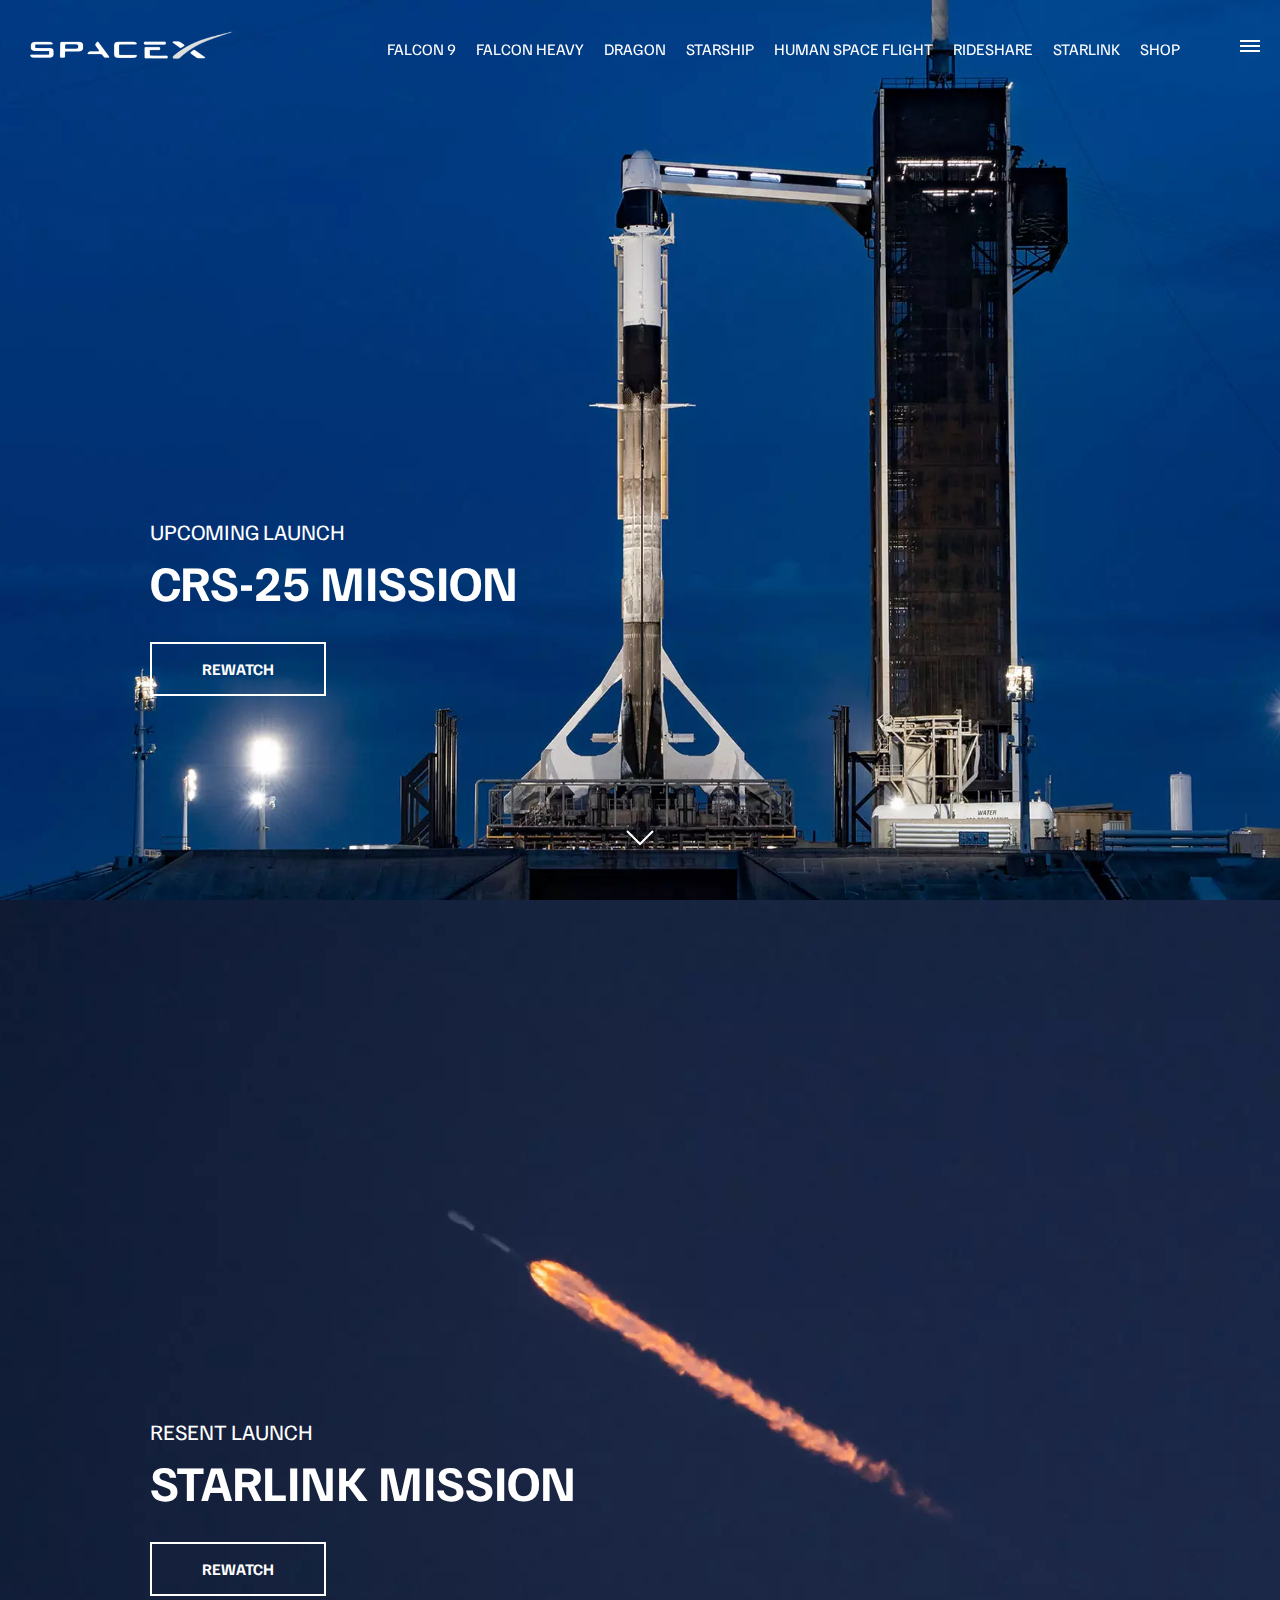
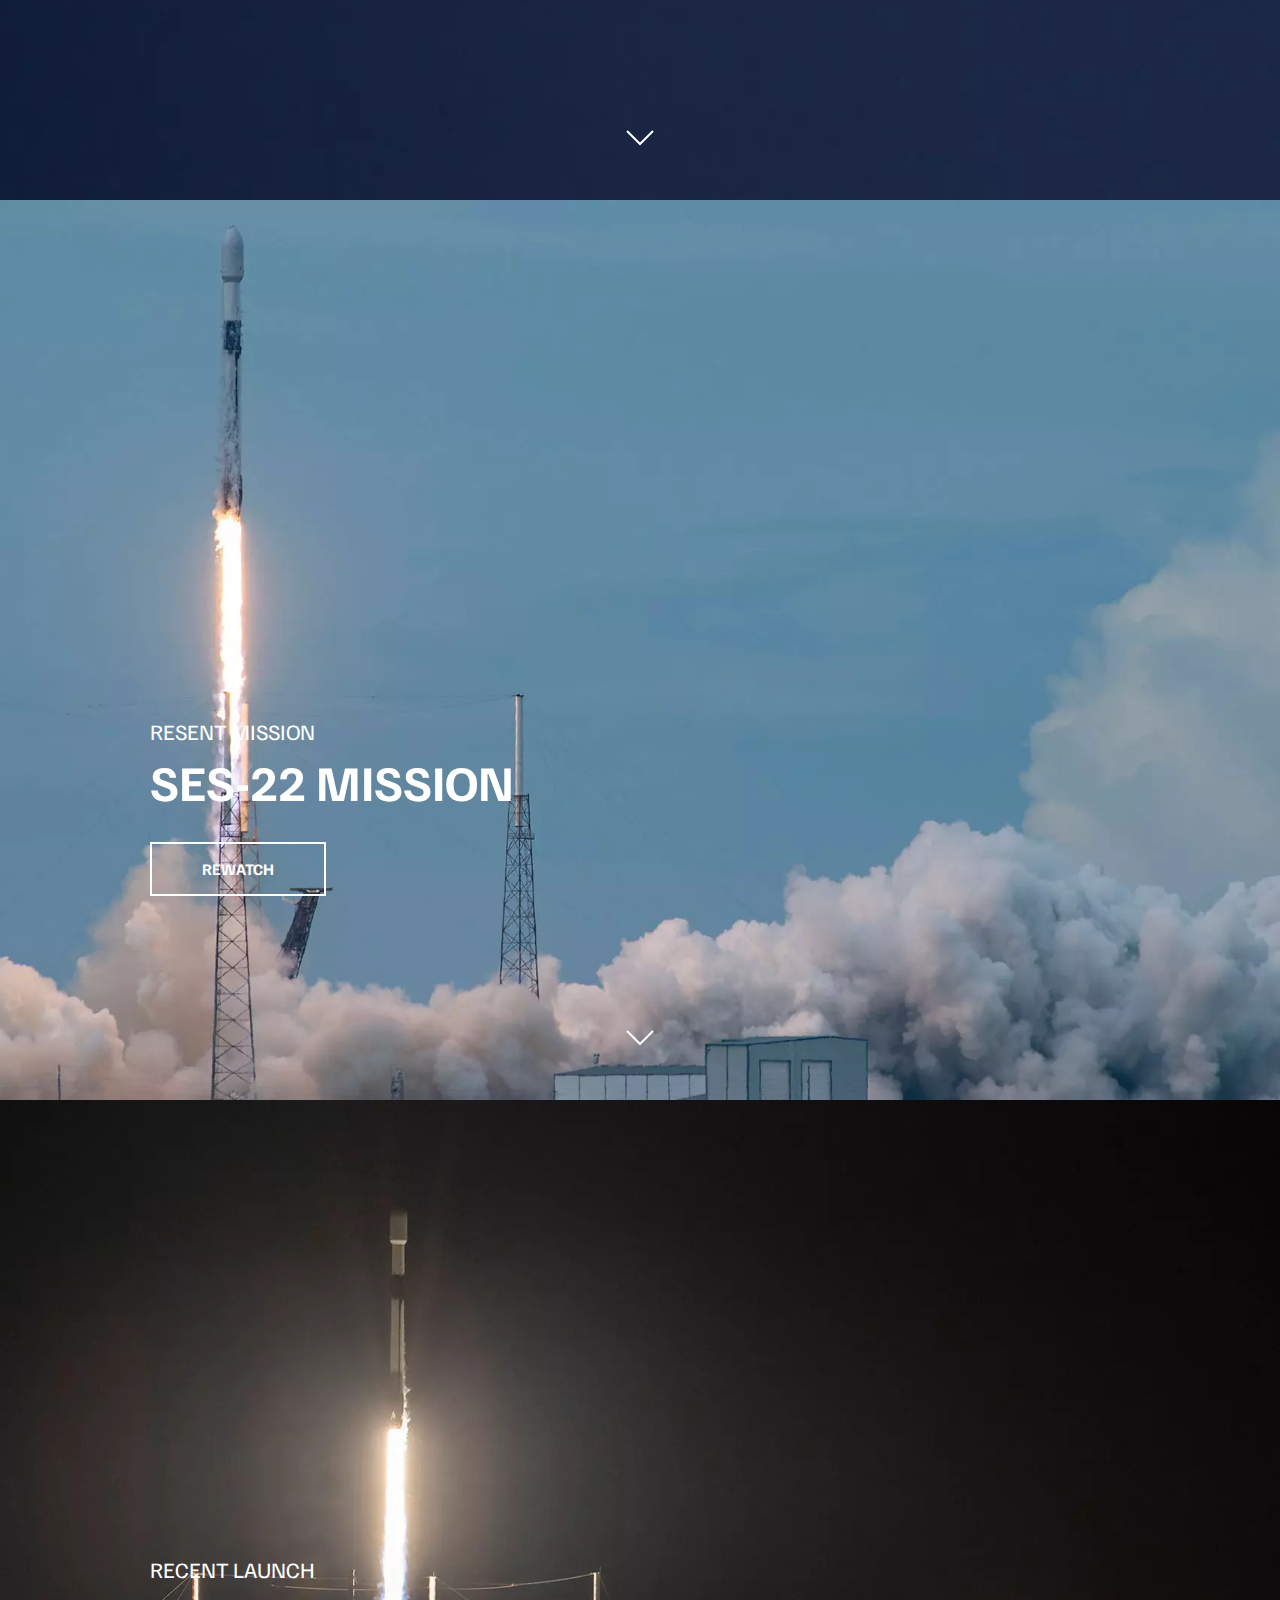
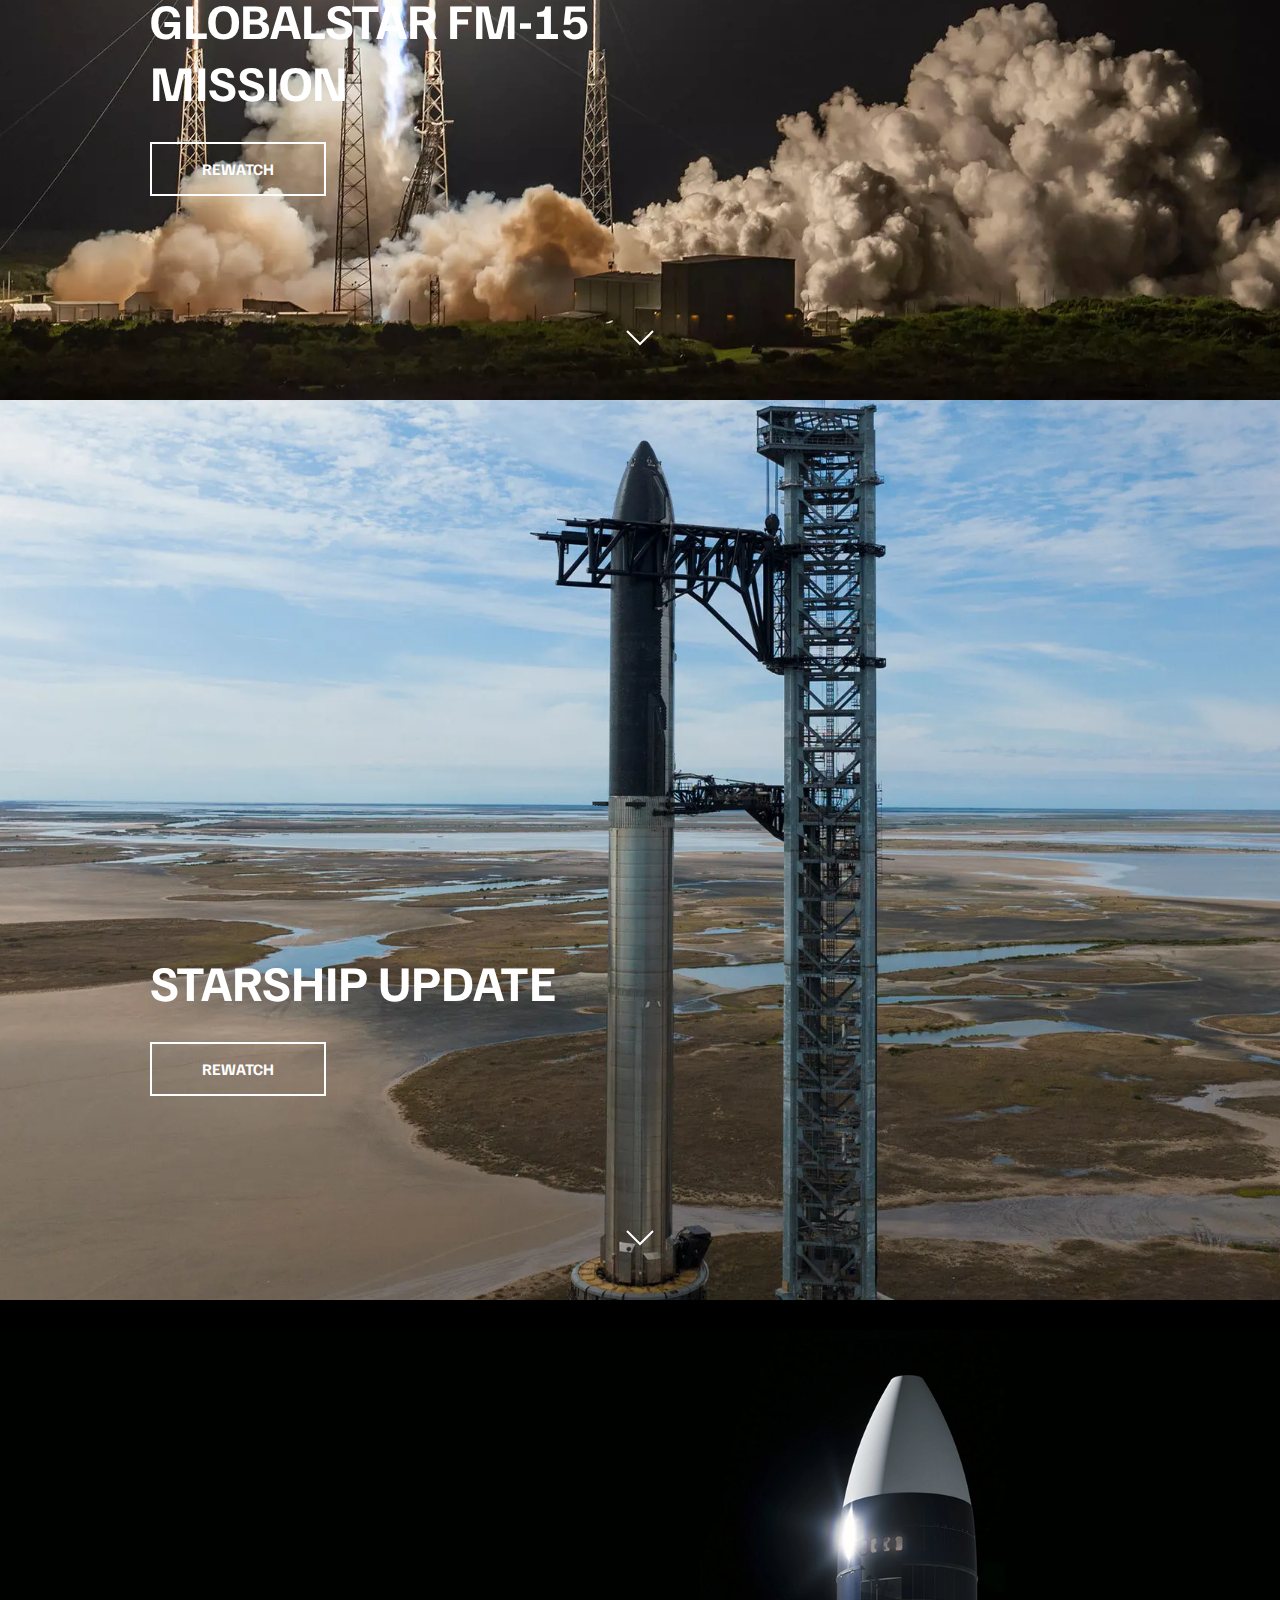
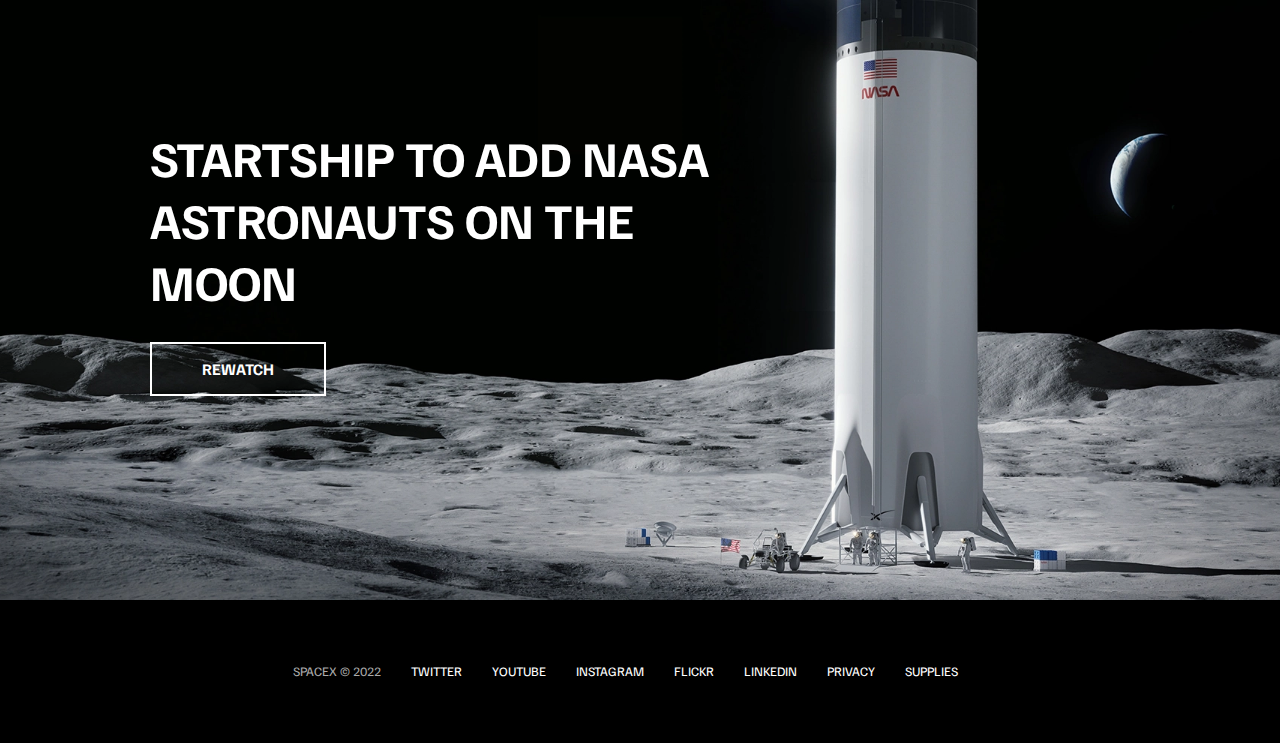
<file: index.html>
<!DOCTYPE html>
<html lang="en">

<head>
    <meta charset="UTF-8">
    <meta http-equiv="X-UA-Compatible" content="IE=edge">
    <meta name="viewport" content="width=device-width, initial-scale=1.0">
    <link rel="stylesheet" href="./style/style.css">
    <script src="./js/app.js" defer></script>
    <title>SpaceX Clone | Talal Abbasi</title>
</head>

<body>
    <div id="overlay"></div>
    <!-- The menu is different on small screens, the main navigation bar is moved inside the hamburger menu -->
    <div id="mobile-menu" class="mobile-main-menu">
        <ul>
            <li><a href="#">Mission</a></li>
            <li><a href="#">Launches</a></li>
            <li><a href="#">Careers</a></li>
            <li><a href="#">Updates</a></li>
            <li><a href="#">Shop</a></li>

            <!-- These are only shown in small screen -->
            <li class="mobile-only"><a href="falcon9.html">Falcon 9</a></li>
            <li class="mobile-only"><a href="falcon-heavy.html">Falcon Heavy</a></li>
            <li class="mobile-only"><a href="dragon.html">Dragon</a></li>
            <li class="mobile-only"><a href="#">Starship</a></li>
            <li class="mobile-only"><a href="#">Human Space Flight</a></li>
            <li class="mobile-only"><a href="#">Rideshare</a></li>
            <li class="mobile-only"><a href="#">Starlink</a></li>
        </ul>
    </div>
    <header class="main-header">
        <div class="logo">
            <a href="index.html">
                <img src="./images/logo.png" alt="SpaceX">
            </a>
        </div>
        <nav class="desktop-main-menu">
            <ul>
                <li><a href="falcon9.html">Falcon 9</a></li>
                <li><a href="falcon-heavy.html">Falcon Heavy</a></li>
                <li><a href="dragon.html">Dragon</a></li>
                <li><a href="#">Starship</a></li>
                <li><a href="#">Human Space Flight</a></li>
                <li><a href="#">Rideshare</a></li>
                <li><a href="#">Starlink</a></li>
                <li><a href="#">Shop </a></li>
            </ul>
        </nav>
    </header>

    <!-- Hamburger Menu -->
    <button id="menu-button" class="hamburger" type="button">
        <span class="hamburger-top"></span>
        <span class="hamburger-middle"></span>
        <span class="hamburger-bottom"></span>
    </button>

    <!-- Section A -->
    <section class="section-a">
        <div class="section-inner">
            <h4>Upcoming Launch</h4>
            <h2>CRS-25 Mission</h2>
            <a href="#" class="btn">
                <div class="hover"></div>
                <span>Rewatch</span>
            </a>
        </div>
        <div class="scroll-arrow">
            <svg width="30px" height="20px">
                <path stroke="#ffffff" fill="none" stroke-width="2px" d="M2.000,5.000 L15.000,18.000 L28.000,5.000 ">
                </path>
            </svg>
        </div>
    </section>

    <!-- Section B -->

    <section class="section-b">
        <div class="section-inner">
            <h4>Resent Launch</h4>
            <h2>Starlink Mission</h2>
            <a href="#" class="btn">
                <div class="hover"></div>
                <span>Rewatch</span>
            </a>
        </div>
        <div class="scroll-arrow">
            <svg width="30px" height="20px">
                <path stroke="#ffffff" fill="none" stroke-width="2px" d="M2.000,5.000 L15.000,18.000 L28.000,5.000 ">
                </path>
            </svg>
        </div>
    </section>

    <!-- Section C -->

    <section class="section-c">
        <div class="section-inner">
            <h4>Resent Mission</h4>
            <h2>SES-22 Mission</h2>
            <a href="#" class="btn">
                <div class="hover"></div>
                <span>Rewatch</span>
            </a>
        </div>
        <div class="scroll-arrow">
            <svg width="30px" height="20px">
                <path stroke="#ffffff" fill="none" stroke-width="2px" d="M2.000,5.000 L15.000,18.000 L28.000,5.000 ">
                </path>
            </svg>
        </div>
    </section>

    <!-- Section D -->
    <section class="section-d">
        <div class="section-inner">
            <h4>Recent Launch</h4>
            <h2>Globalstar FM-15 Mission</h2>
            <a href="#" class="btn">
                <div class="hover"></div>
                <span>Rewatch</span>
            </a>
        </div>
        <div class="scroll-arrow">
            <svg width="30px" height="20px">
                <path stroke="#ffffff" fill="none" stroke-width="2px" d="M2.000,5.000 L15.000,18.000 L28.000,5.000 ">
                </path>
            </svg>
        </div>
    </section>


    <!-- Section E -->
    <section class="section-e">
        <div class="section-inner">
            <h2>Starship Update</h2>
            <a href="#" class="btn">
                <div class="hover"></div>
                <span>Rewatch</span>
            </a>
        </div>
        <div class="scroll-arrow">
            <svg width="30px" height="20px">
                <path stroke="#ffffff" fill="none" stroke-width="2px" d="M2.000,5.000 L15.000,18.000 L28.000,5.000 ">
                </path>
            </svg>
        </div>
    </section>

    <!-- Section F -->
    <section class="section-f">
        <div class="section-inner">
            <h2>Startship to add NASA Astronauts on the moon</h2>
            <a href="#" class="btn">
                <div class="hover"></div>
                <span>Rewatch</span>
            </a>
        </div>
    </section>

    <!-- Footer -->
    <footer>
        <ul>
            <li>SpaceX &copy; 2022</li>
            <li><a href="#">Twitter</a></li>
            <li><a href="#">Youtube</a></li>
            <li><a href="#">Instagram</a></li>
            <li><a href="#">Flickr</a></li>
            <li><a href="#">LinkedIn</a></li>
            <li><a href="#">Privacy</a></li>
            <li><a href="#">Supplies</a></li>
        </ul>
    </footer>
</body>

</html>
</file>
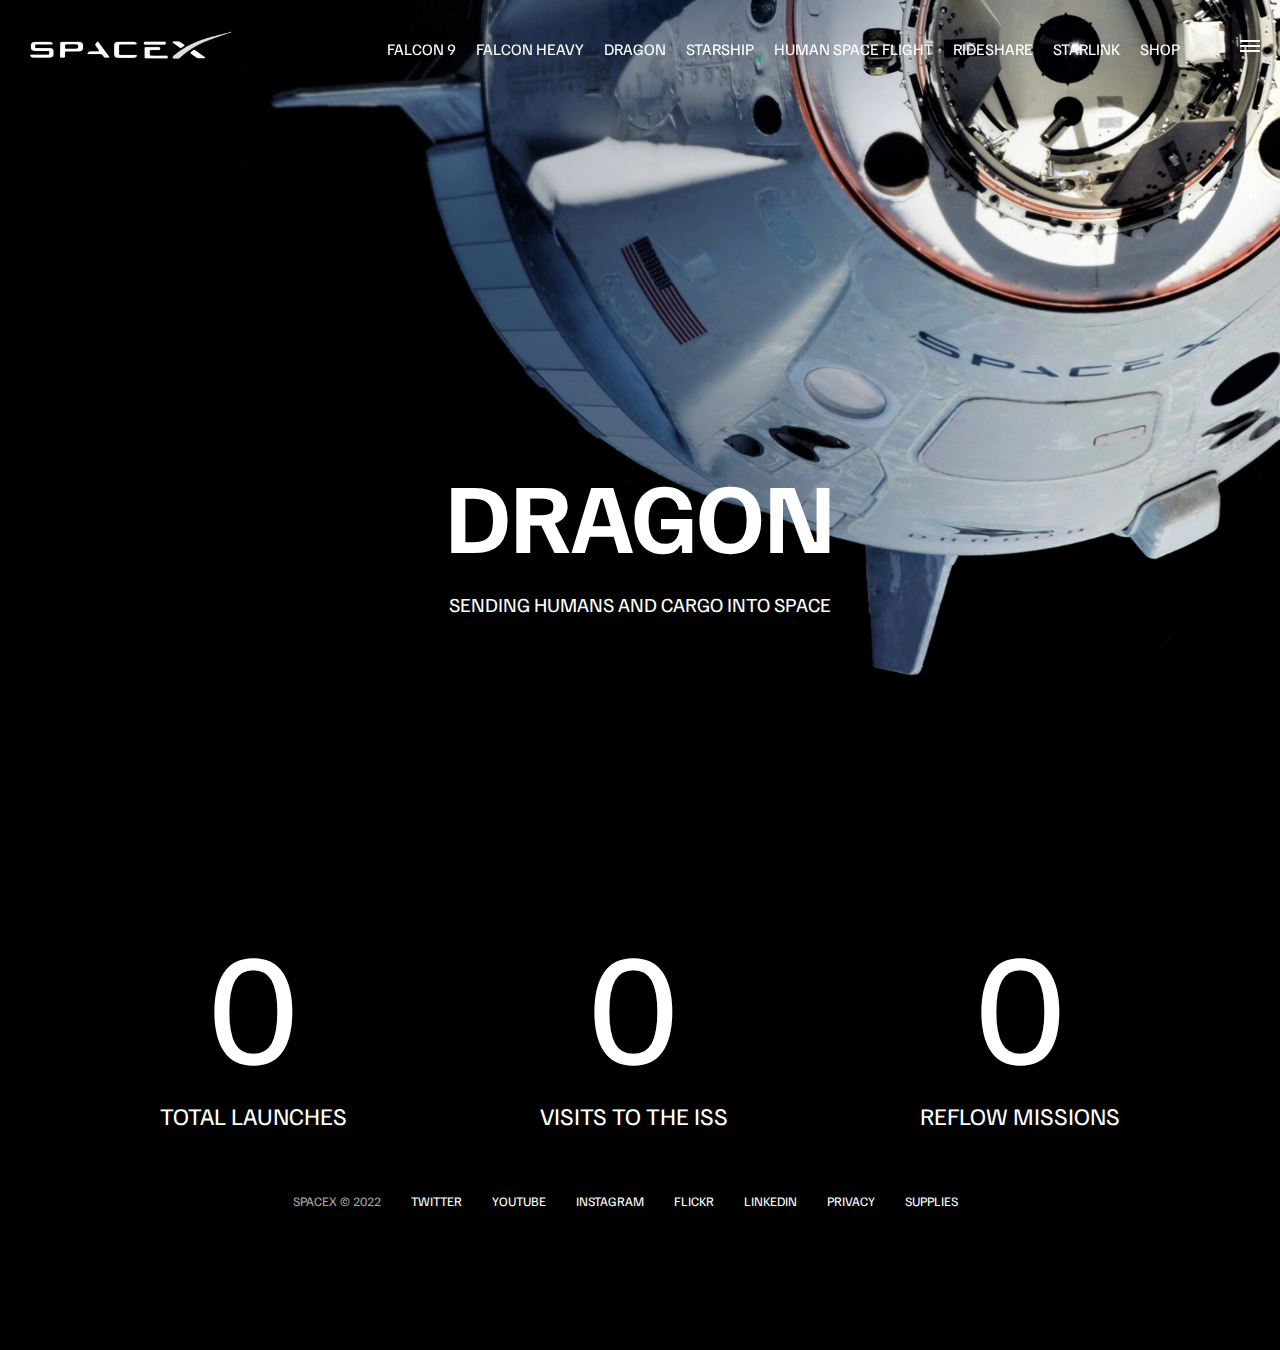
<file: dragon.html>
<!DOCTYPE html>
<html lang="en">

<head>
    <meta charset="UTF-8">
    <meta http-equiv="X-UA-Compatible" content="IE=edge">
    <meta name="viewport" content="width=device-width, initial-scale=1.0">
    <link rel="stylesheet" href="./style/style.css">
    <script src="./js/app.js" defer></script>
    <title>SpaceX Clone | Dragon</title>
</head>

<body>
    <div id="overlay"></div>
    <!-- The menu is different on small screens, the main navigation bar is moved inside the hamburger menu -->
    <div id="mobile-menu" class="mobile-main-menu">
        <ul>
            <li><a href="#">Mission</a></li>
            <li><a href="#">Launches</a></li>
            <li><a href="#">Careers</a></li>
            <li><a href="#">Updates</a></li>
            <li><a href="#">Shop</a></li>

            <!-- These are only shown in small screen -->
            <li class="mobile-only"><a href="falcon9.html">Falcon 9</a></li>
            <li class="mobile-only"><a href="falcon-heavy.html">Falcon Heavy</a></li>
            <li class="mobile-only"><a href="dragon.html">Dragon</a></li>
            <li class="mobile-only"><a href="#">Starship</a></li>
            <li class="mobile-only"><a href="#">Human Space Flight</a></li>
            <li class="mobile-only"><a href="#">Rideshare</a></li>
            <li class="mobile-only"><a href="#">Starlink</a></li>
        </ul>
    </div>
    <header class="main-header">
        <div class="logo">
            <a href="index.html">
                <img src="./images/logo.png" alt="SpaceX">
            </a>
        </div>
        <nav class="desktop-main-menu">
            <ul>
                <li><a href="falcon9.html">Falcon 9</a></li>
                <li><a href="falcon-heavy.html">Falcon Heavy</a></li>
                <li><a href="dragon.html">Dragon</a></li>
                <li><a href="#">Starship</a></li>
                <li><a href="#">Human Space Flight</a></li>
                <li><a href="#">Rideshare</a></li>
                <li><a href="#">Starlink</a></li>
                <li><a href="#">Shop </a></li>
            </ul>
        </nav>
    </header>

    <!-- Hamburger Menu -->
    <button id="menu-button" class="hamburger" type="button">
        <span class="hamburger-top"></span>
        <span class="hamburger-middle"></span>
        <span class="hamburger-bottom"></span>
    </button>

    <section class="section-animate bg-dragon">
    </section>

    <!-- We won't keep the text in the same section becuause we want the image to fade in while the text emerges from the bottom-->
    <!-- So we need to keep it outside the section -->
    <section class="section-inner-center">
        <h3>Dragon</h3>
        <p>Sending humans and cargo into space</p>
    </section>

    <div class="stats">
        <div>
            <span class="counter" data-target="39">0</span>
            <h4>Total Launches</h4>
        </div>
        <div>
            <span class="counter" data-target="34">0</span>
            <h4>Visits to the ISS</h4>
        </div>
        <div>
            <span class="counter" data-target="16">0</span>
            <h4>Reflow Missions</h4>
        </div>
    </div>
    <!-- Footer -->
    <footer>
        <ul>
            <li>SpaceX &copy; 2022</li>
            <li><a href="#">Twitter</a></li>
            <li><a href="#">Youtube</a></li>
            <li><a href="#">Instagram</a></li>
            <li><a href="#">Flickr</a></li>
            <li><a href="#">LinkedIn</a></li>
            <li><a href="#">Privacy</a></li>
            <li><a href="#">Supplies</a></li>
        </ul>
    </footer>
</body>

</html>
</file>
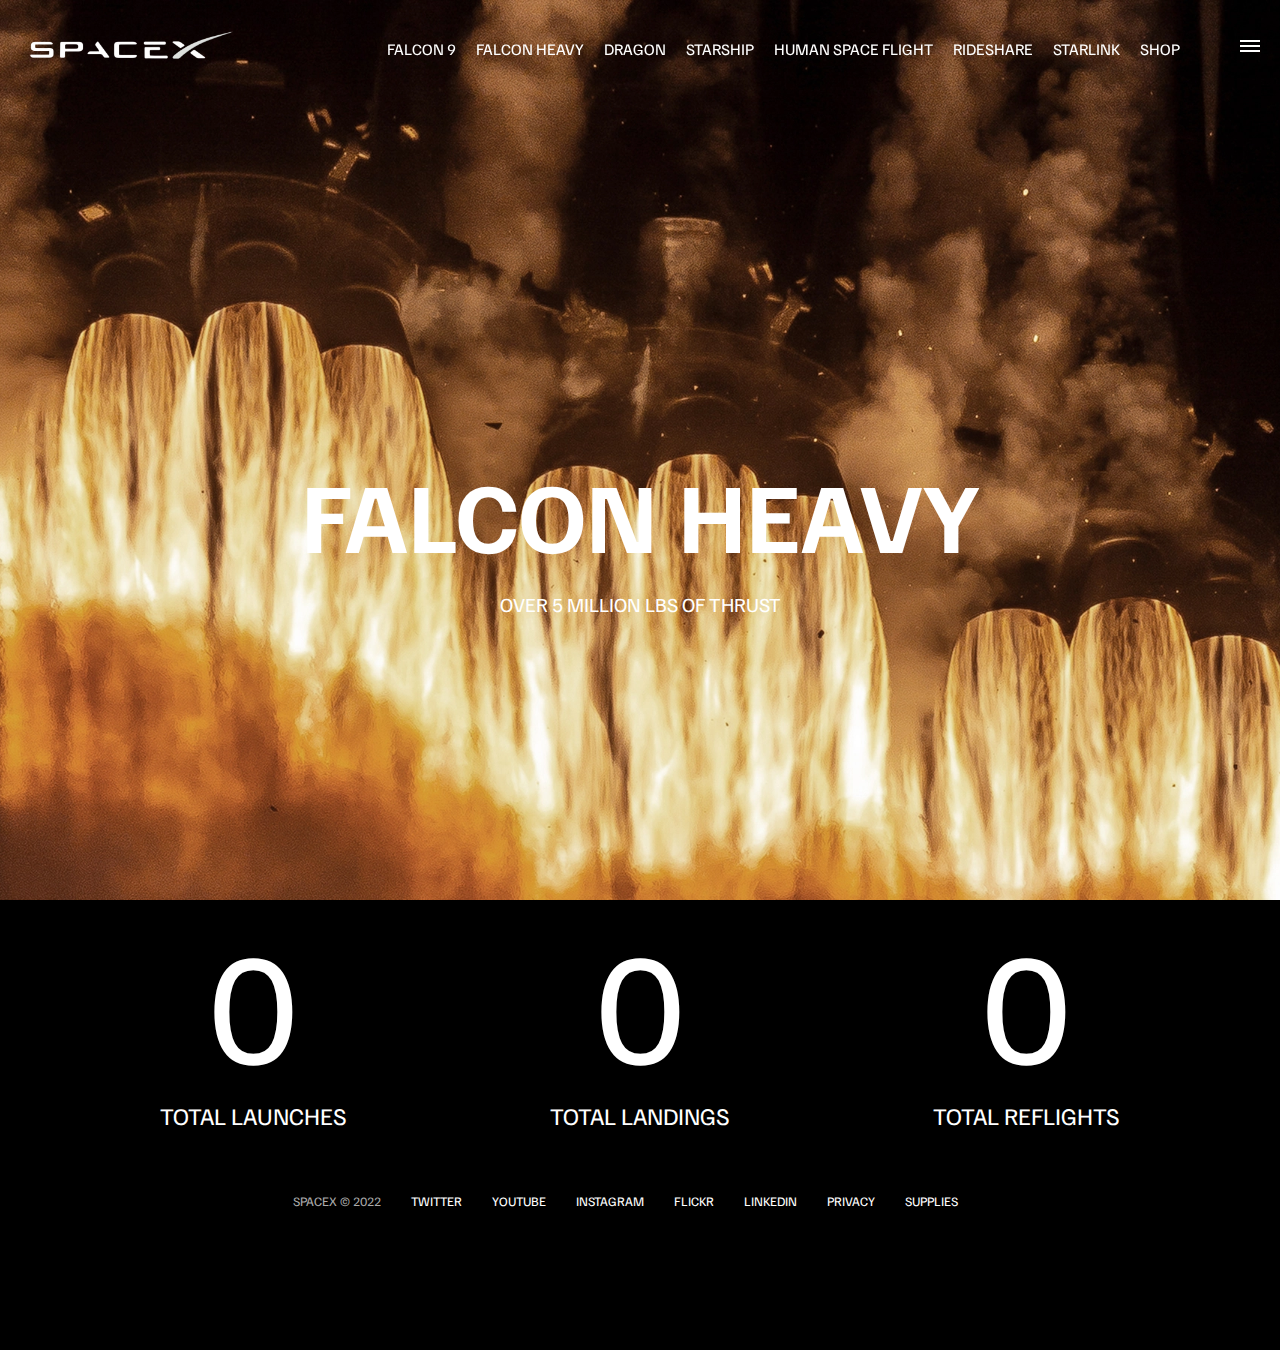
<file: falcon-heavy.html>
<!DOCTYPE html>
<html lang="en">

<head>
    <meta charset="UTF-8">
    <meta http-equiv="X-UA-Compatible" content="IE=edge">
    <meta name="viewport" content="width=device-width, initial-scale=1.0">
    <link rel="stylesheet" href="./style/style.css">
    <script src="./js/app.js" defer></script>
    <title>SpaceX Clone | Falcon Heavy</title>
</head>

<body>
    <div id="overlay"></div>
    <!-- The menu is different on small screens, the main navigation bar is moved inside the hamburger menu -->
    <div id="mobile-menu" class="mobile-main-menu">
        <ul>
            <li><a href="#">Mission</a></li>
            <li><a href="#">Launches</a></li>
            <li><a href="#">Careers</a></li>
            <li><a href="#">Updates</a></li>
            <li><a href="#">Shop</a></li>

            <!-- These are only shown in small screen -->
            <li class="mobile-only"><a href="falcon9.html">Falcon 9</a></li>
            <li class="mobile-only"><a href="falcon-heavy.html">Falcon Heavy</a></li>
            <li class="mobile-only"><a href="dragon.html">Dragon</a></li>
            <li class="mobile-only"><a href="#">Starship</a></li>
            <li class="mobile-only"><a href="#">Human Space Flight</a></li>
            <li class="mobile-only"><a href="#">Rideshare</a></li>
            <li class="mobile-only"><a href="#">Starlink</a></li>
        </ul>
    </div>
    <header class="main-header">
        <div class="logo">
            <a href="index.html">
                <img src="./images/logo.png" alt="SpaceX">
            </a>
        </div>
        <nav class="desktop-main-menu">
            <ul>
                <li><a href="falcon9.html">Falcon 9</a></li>
                <li><a href="falcon-heavy.html">Falcon Heavy</a></li>
                <li><a href="dragon.html">Dragon</a></li>
                <li><a href="#">Starship</a></li>
                <li><a href="#">Human Space Flight</a></li>
                <li><a href="#">Rideshare</a></li>
                <li><a href="#">Starlink</a></li>
                <li><a href="#">Shop </a></li>
            </ul>
        </nav>
    </header>

    <!-- Hamburger Menu -->
    <button id="menu-button" class="hamburger" type="button">
        <span class="hamburger-top"></span>
        <span class="hamburger-middle"></span>
        <span class="hamburger-bottom"></span>
    </button>

    <section class="section-animate bg-falcon-heavy">
    </section>

    <!-- We won't keep the text in the same section becuause we want the image to fade in while the text emerges from the bottom-->
    <!-- So we need to keep it outside the section -->
    <section class="section-inner-center">
        <h3>Falcon Heavy</h3>
        <p>Over 5 million lbs of thrust</p>
    </section>

    <div class="stats">
        <div>
            <span class="counter" data-target="5">0</span>
            <h4>Total Launches</h4>
        </div>
        <div>
            <span class="counter" data-target="11">0</span>
            <h4>Total Landings</h4>
        </div>
        <div>
            <span class="counter" data-target="4">0</span>
            <h4>Total Reflights</h4>
        </div>
    </div>
    <!-- Footer -->
    <footer>
        <ul>
            <li>SpaceX &copy; 2022</li>
            <li><a href="#">Twitter</a></li>
            <li><a href="#">Youtube</a></li>
            <li><a href="#">Instagram</a></li>
            <li><a href="#">Flickr</a></li>
            <li><a href="#">LinkedIn</a></li>
            <li><a href="#">Privacy</a></li>
            <li><a href="#">Supplies</a></li>
        </ul>
    </footer>
</body>

</html>
</file>
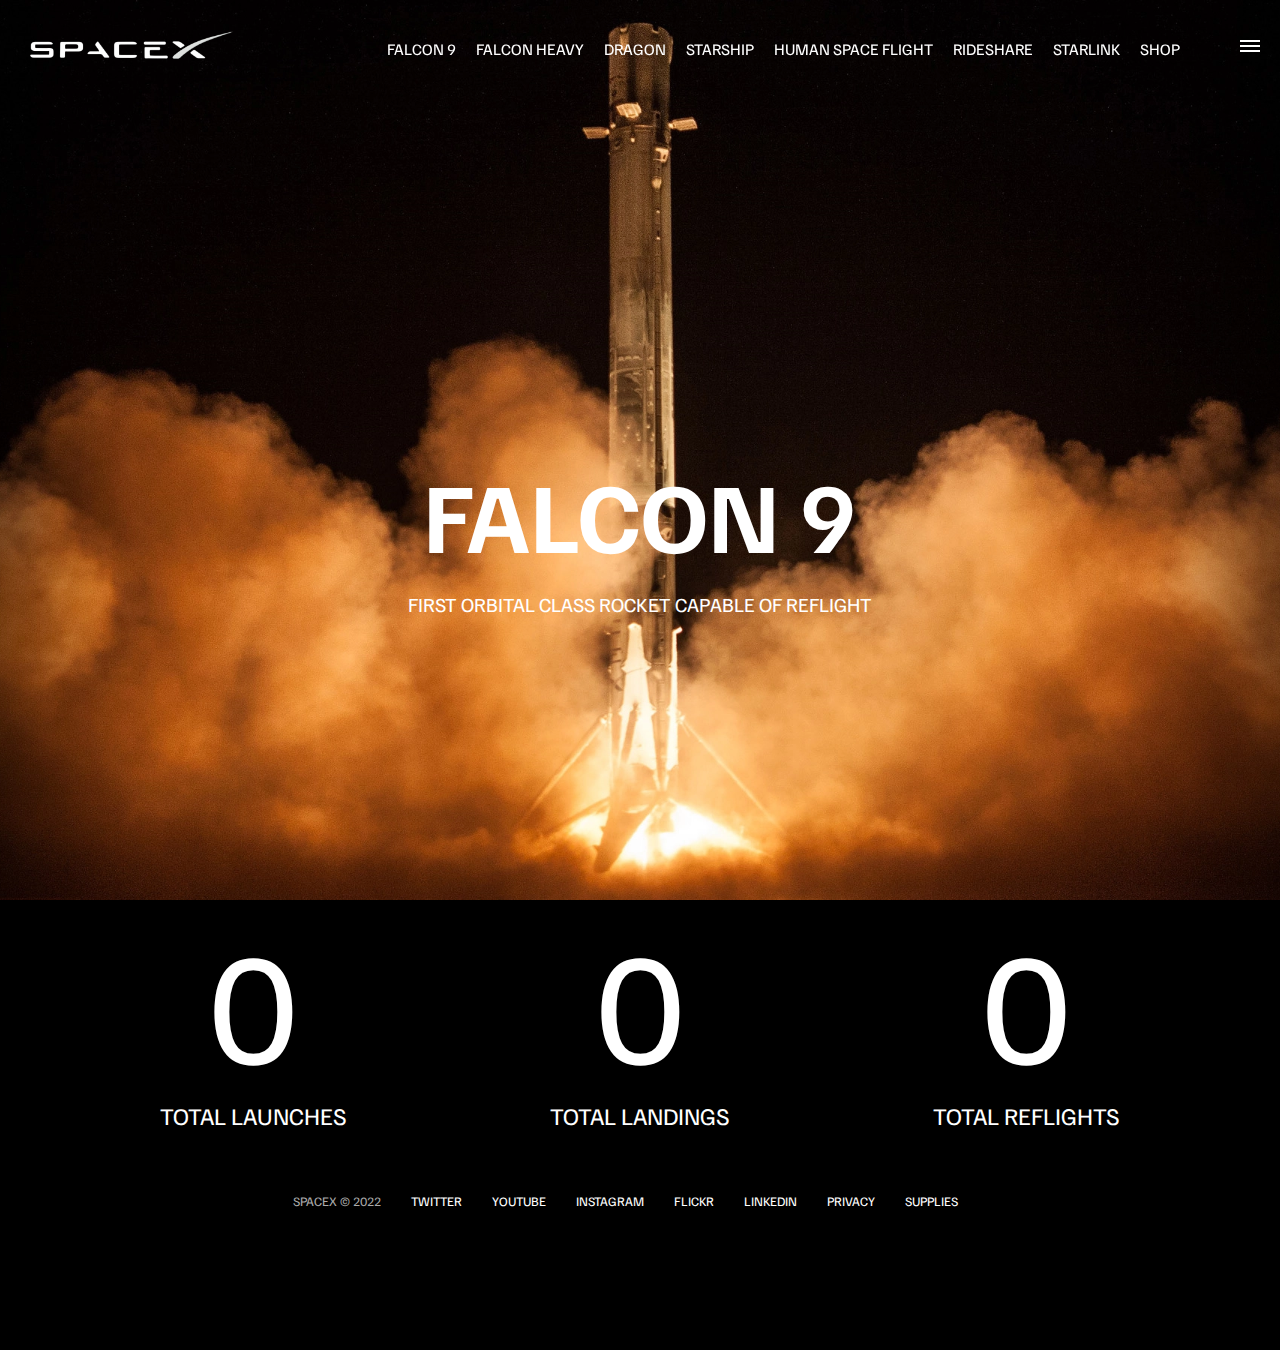
<file: falcon9.html>
<!DOCTYPE html>
<html lang="en">

<head>
    <meta charset="UTF-8">
    <meta http-equiv="X-UA-Compatible" content="IE=edge">
    <meta name="viewport" content="width=device-width, initial-scale=1.0">
    <link rel="stylesheet" href="./style/style.css">
    <script src="./js/app.js" defer></script>
    <title>SpaceX Clone | Falcon 9</title>
</head>

<body>
    <div id="overlay"></div>
    <!-- The menu is different on small screens, the main navigation bar is moved inside the hamburger menu -->
    <div id="mobile-menu" class="mobile-main-menu">
        <ul>
            <li><a href="#">Mission</a></li>
            <li><a href="#">Launches</a></li>
            <li><a href="#">Careers</a></li>
            <li><a href="#">Updates</a></li>
            <li><a href="#">Shop</a></li>

            <!-- These are only shown in small screen -->
            <li class="mobile-only"><a href="falcon9.html">Falcon 9</a></li>
            <li class="mobile-only"><a href="falcon-heavy.html">Falcon Heavy</a></li>
            <li class="mobile-only"><a href="dragon.html">Dragon</a></li>
            <li class="mobile-only"><a href="#">Starship</a></li>
            <li class="mobile-only"><a href="#">Human Space Flight</a></li>
            <li class="mobile-only"><a href="#">Rideshare</a></li>
            <li class="mobile-only"><a href="#">Starlink</a></li>
        </ul>
    </div>
    <header class="main-header">
        <div class="logo">
            <a href="index.html">
                <img src="./images/logo.png" alt="SpaceX">
            </a>
        </div>
        <nav class="desktop-main-menu">
            <ul>
                <li><a href="falcon9.html">Falcon 9</a></li>
                <li><a href="falcon-heave.html">Falcon Heavy</a></li>
                <li><a href="dragon.html">Dragon</a></li>
                <li><a href="#">Starship</a></li>
                <li><a href="#">Human Space Flight</a></li>
                <li><a href="#">Rideshare</a></li>
                <li><a href="#">Starlink</a></li>
                <li><a href="#">Shop </a></li>
            </ul>
        </nav>
    </header>

    <!-- Hamburger Menu -->
    <button id="menu-button" class="hamburger" type="button">
        <span class="hamburger-top"></span>
        <span class="hamburger-middle"></span>
        <span class="hamburger-bottom"></span>
    </button>

    <section class="section-animate bg-falcon-9">
    </section>

    <!-- We won't keep the text in the same section becuause we want the image to fade in while the text emerges from the bottom-->
    <!-- So we need to keep it outside the section -->
    <section class="section-inner-center">
        <h3>Falcon 9</h3>
        <p>First orbital class rocket capable of reflight</p>
    </section>

    <div class="stats">
        <div>
            <span class="counter" data-target="212">0</span>
            <h4>Total Launches</h4>
        </div>
        <div>
            <span class="counter" data-target="170">0</span>
            <h4>Total Landings</h4>
        </div>
        <div>
            <span class="counter" data-target="147">0</span>
            <h4>Total Reflights</h4>
        </div>
    </div>
    <!-- Footer -->
    <footer>
        <ul>
            <li>SpaceX &copy; 2022</li>
            <li><a href="#">Twitter</a></li>
            <li><a href="#">Youtube</a></li>
            <li><a href="#">Instagram</a></li>
            <li><a href="#">Flickr</a></li>
            <li><a href="#">LinkedIn</a></li>
            <li><a href="#">Privacy</a></li>
            <li><a href="#">Supplies</a></li>
        </ul>
    </footer>
</body>

</html>
</file>
<file: style/style.css>
@import url('https://fonts.googleapis.com/css2?family=Familjen+Grotesk:wght@400;600;700&display=swap');

*,
*::before,
*::after {
    box-sizing: border-box;
    margin: 0;
    padding: 0;
}

body {
    font-family: 'Familjen Grotesk', sans-serif;
    background: #000;
    color: #fff;
}

a {
    text-decoration: none;
    color: #fff;
}

ul {
    list-style: none;
}

/* Header / Navbar */

.main-header {
    position: fixed;
    top: 0;
    left: 0;
    width: 100%;
    z-index: 3;
    display: flex;
    justify-content: space-between;
    align-items: center;
    text-transform: uppercase;
    height: 100px;
    padding: 0 30px;
}

/* Logo */
.logo {
    width: 210px;
    height: auto;
}

.logo img {
    display: block;
    width: 100%;
    height: auto;
}

/* Desktop Menu */
.desktop-main-menu {
    margin-right: 50px;
}

.desktop-main-menu ul {
    display: flex;
}

.desktop-main-menu li {
    position: relative;
    margin-right: 20px;
    padding-bottom: 2px;
}

/* Menu item bottom border */
.desktop-main-menu ul li a::after {
    content: '';
    position: absolute;
    bottom: 0;
    left: 0;
    width: 100%;
    height: 1px;
    background: #fff;
    transform: scaleX(0);
    transition: transform 0.6s cubic-bezier(0.19, 1, 0.22, 1);

    /* To start the transition at a specific position */
    transform-origin: right center;
}

.desktop-main-menu ul li a:hover::after {
    transform: scaleX(1);
    transform-origin: left center;
    transition-duration: 0.4s;
}

/* Background Images */
.section-a {
    background-image: url("../images/section-a.webp");
}

.section-b {
    background-image: url("../images/section-b.webp");
}

.section-c {
    background-image: url("../images/section-c.webp");
}

.section-d {
    background-image: url("../images/section-d.webp");
}

.section-e {
    background-image: url("../images/section-e.webp");
}

.section-f {
    background-image: url("../images/section-f.webp");
}

section {
    position: relative;
    height: 100vh;
    background-position: center center;
    background-repeat: no-repeat;
    background-size: cover;
    text-transform: uppercase;
}

/* Button Styling and Animation */
.btn {
    position: relative;
    display: inline-block;
    cursor: pointer;
    text-align: center;
    min-width: 130px;
    padding: 15px 50px;
    margin-top: 10px;
    border: 2px solid #fff;
    text-transform: uppercase;
    font-weight: bold;
    overflow: hidden;
    z-index: 2;

}

.btn:hover span {
    color: #000;
}

.btn .hover {
    position: absolute;
    top: 0;
    left: 0;
    width: 100%;
    height: 100%;
    background-color: #fff;
    outline-color: #000;
    z-index: -1;

    /* The button will always be white, so what we want is the hover element to start from the very bottom I.E out of view  */
    transform: translateY(100%);
    transition: transform 0.6s cubic-bezier(0.19, 1, 0.22, 1);
}

.btn:hover .hover {
    transform: translateY(0);
}

/* Scroll Arrow */
.scroll-arrow {
    position: absolute;
    bottom: 50px;

    /* To center it in the middle, but this will position the start of the arrow at 50%, so to fix it */
    left: 50%;
    transform: translateX(-50%);

    animation: fadeBounce 5s infinite;
}

/* Section A */
.section-inner {
    position: absolute;
    bottom: 200px;
    left: 150px;
    max-width: 560px;
}

.section-inner h4 {
    font-size: 22px;
    margin-bottom: 5px;
    font-weight: 300;

    /* This animation was created with @keyframes at the very bottom */
    animation: fadeInUp 0.5s ease-in-out;
}

.section-inner h2 {
    font-size: 50px;
    font-weight: 700;
    margin-bottom: 20px;
    animation: fadeInUp 0.5s ease-in-out 0.2s;

    /* Stops from showing it at the start of animation */
    animation-fill-mode: both;
}

.section-inner a {
    animation: fadeInUp 0.5s ease-in-out 0.4s;

    /* Stops from showing it at the start of animation */
    animation-fill-mode: both;
}

/* Footer */
footer {
    position: relative;
    padding: 55px 0;
}

footer ul {
    display: flex;
    justify-content: center;
    align-items: center;
    flex-wrap: wrap;
}

footer ul li {
    margin-right: 30px;
    color: #aaa;
    text-transform: uppercase;
    font-size: 13px;
    line-height: 2.5;
}

footer ul li a {
    color: #fff;
    transition: color 0.6s;
}

footer ul li a:hover {
    color: #aaa;
}

/* Hamburger Menu */
.hamburger {
    position: fixed;
    top: 40px;
    right: 20px;
    z-index: 10;
    cursor: pointer;
    width: 20px;
    height: 20px;
    background: none;
    border: none;
}

.hamburger-top,
.hamburger-middle,
.hamburger-bottom {
    position: absolute;
    width: 20px;
    height: 2px;
    top: 0;
    left: 0;
    background: #fff;
    /* You will see one line, but they are three lines. Positioned in the exact same spot */
    transition: all 0.5s;
}

.hamburger-middle {
    transform: translateY(5px);
}

.hamburger-bottom {
    transform: translateY(10px);
}

/* Transition hamburger to X when open */
.open {
    transform: rotate(90deg);
}

/* This is only when it is open, so we need to prefix it with open class */
.open .hamburger-top {
    transform: rotate(45deg) translateY(6px) translateX(6px);
}

.open .hamburger-middle {
    display: none;
}

.open .hamburger-bottom {
    transform: rotate(-45deg) translateY(6px) translateX(-6px);
}

/* Overlay */
.overlay-show {
    position: fixed;
    top: 0;
    left: 0;
    width: 100%;
    height: 100%;
    background-color: rgba(0, 0, 0, 0.5);
    z-index: 3;
}

/* Stop body scroll */
.stop-scrolling {
    overflow: hidden;
}

/* Hide mobile main menu item */
.mobile-only {
    display: none;
}

/* Mobile menu */
.mobile-main-menu {
    position: fixed;
    top: 0;
    right: 0;
    width: 350px;
    height: 100%;
    z-index: 4;
    background-color: #000;
    display: flex;
    align-items: center;
    justify-content: center;

    /* We will move the menu of the screen to the right by default */
    transform: translateX(100%);
    transition: transform 0.6s cubic-bezier(0.19, 1, 0.22, 1);
}

/* Bring menu from right */
.show-menu {
    transform: translateX(0);
}

.mobile-main-menu ul {
    display: flex;
    flex-direction: column;
    align-items: end;
    justify-content: center;
    padding: 50px;
    width: 100%;
}

.mobile-main-menu ul li {
    margin-bottom: 20px;
    font-size: 18px;
    text-transform: uppercase;
    border-bottom: 1px #555 dotted;
    width: 100%;
    text-align: right;
    padding-bottom: 8px;
}

.mobile-main-menu ul li a {
    color: #fff;
    transition: color 0.6s;
}

.mobile-main-menu ul li a:hover {
    color: #aaa;
}

/* Inner pages */
.bg-falcon-9 {
    background-image: url(../images/falcon-9.webp);
}

.bg-falcon-heavy {
    background-image: url(../images/falcon-heavy.webp);
}

.bg-dragon {
    background-image: url(../images/dragon.webp);
}

.section-animate {
    animation: fadeIn 2s ease-in-out;
}

.section-inner-center {
    position: absolute;
    top: 50%;
    left: 50%;
    transform: translate(-50%);
    text-transform: uppercase;
    text-align: center;
    width: 80%;
}

.section-inner-center h3 {
    font-size: 100px;
    margin-bottom: 15px;
    animation: fadeInUp 0.5s ease-in-out;
}

.section-inner-center p {
    font-size: 20px;
    animation: fadeInUp 0.5s ease-in-out 0.2s;
    animation-fill-mode: both;
}

.stats{
    max-width: 960px;
    margin: 0 auto;
    display: flex;
    align-items: center;
    justify-content: space-between;
    text-align: center;
    text-transform: uppercase;
}

.stats div span{
    font-size: 160px;
}

.stats div h4{
    font-size: 24px;
    font-weight: 300;
}
/* Animations  */
@keyframes fadeIn {
    0% {
        opacity: 0;
    }

    100% {
        opacity: 1;
    }
}

@keyframes fadeInUp {
    0% {
        opacity: 0;
        transform: translateY(140px);
    }

    100% {
        opacity: 1;
        transform: translateY(0);
    }
}

@keyframes fadeBounce {

    0%,
    20%,
    50%,
    80%,
    100% {
        opacity: 0;

        /* To go up you use negative value */
        transform: translateY(-20px);
    }

    40% {
        opacity: 1;
        transform: translateY(0px);
    }
}

@media(max-width:960px) {

    /* Hide desktop main menu */
    .desktop-main-menu {
        display: none;
    }

    /* Show main mobile items */
    .mobile-only {
        display: block;
    }

    .section-inner-center h3{
        font-size: 75px;
    }
}

@media(max-width:600px) {
    .logo {
        width: 150px;
        margin: auto;
    }

    .section-inner {
        bottom: 75px;
        left: 20px;
    }

    .section-inner h2 {
        font-size: 40px;
    }

    footer ul li:first-child {
        position: absolute;
        top: 30px;
        left: 50%;
        transform: translate(-50%, -50%);
    }

    footer ul li {
        margin-right: 15px;
    }

    .section-inner-center h3{
        font-size: 50px;
    }

    .stats{
        flex-direction: column;
    }

    .stats div{
        margin-bottom: 20px;
    }
}
</file>
